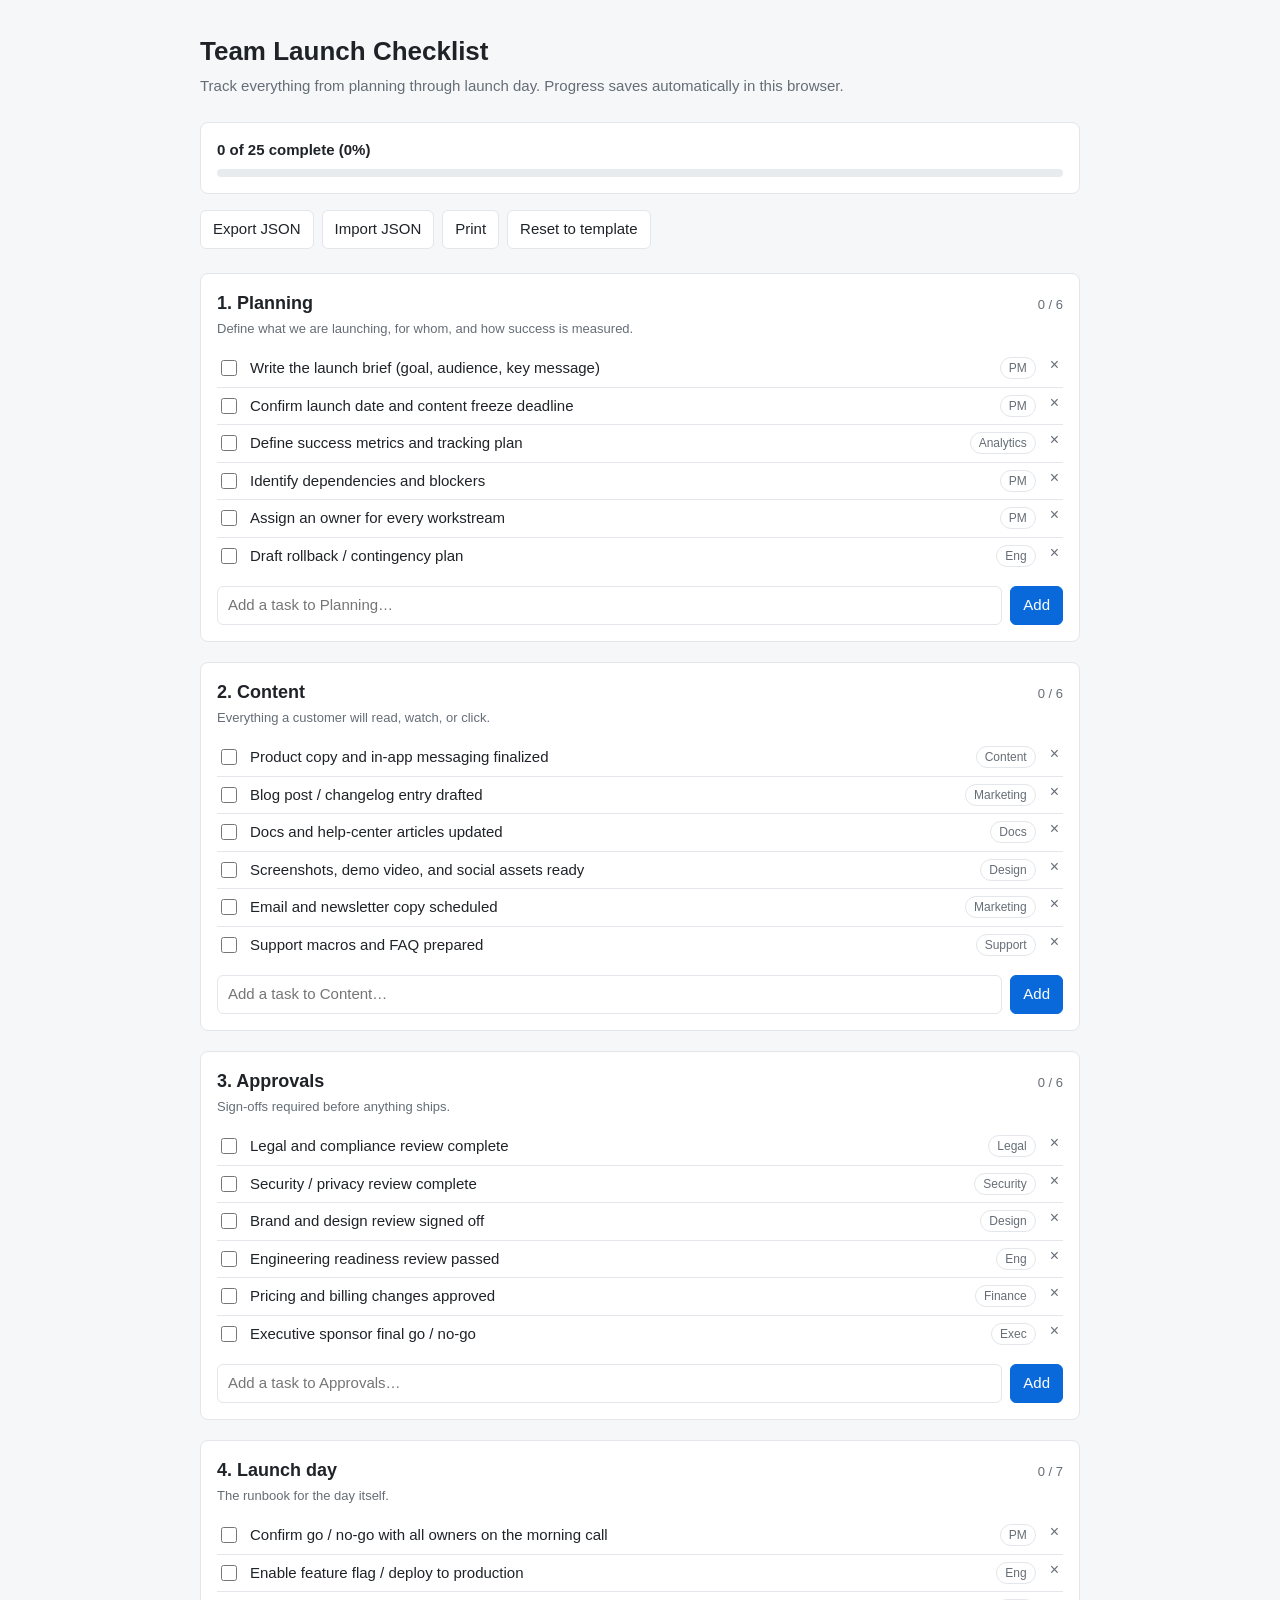
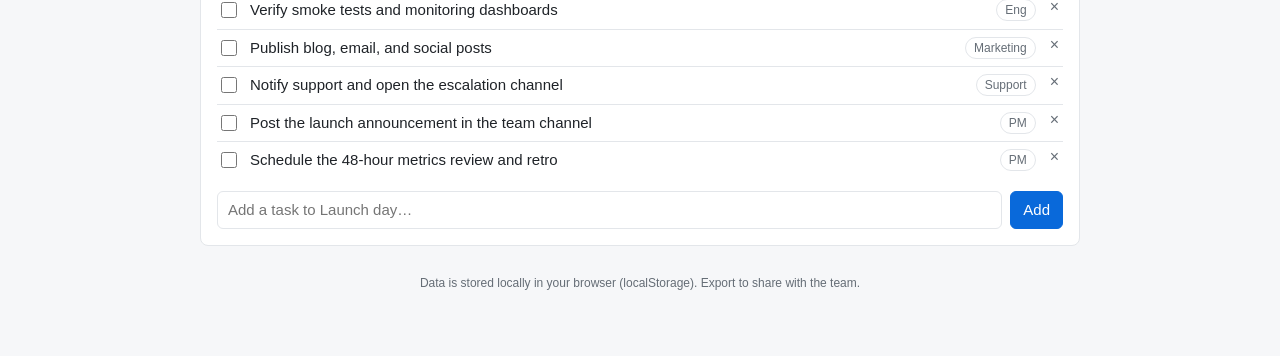
<file: launch-checklist/index.html>
<!DOCTYPE html>
<html lang="en">
<head>
<meta charset="utf-8" />
<meta name="viewport" content="width=device-width, initial-scale=1" />
<title>Team Launch Checklist</title>
<style>
  :root {
    --bg: #f6f7f9;
    --card: #ffffff;
    --line: #e3e6ea;
    --text: #1f2328;
    --muted: #656d76;
    --accent: #0969da;
    --done: #1a7f37;
  }
  * { box-sizing: border-box; }
  body {
    margin: 0;
    padding: 32px 16px 64px;
    background: var(--bg);
    color: var(--text);
    font: 15px/1.5 -apple-system, BlinkMacSystemFont, "Segoe UI", Roboto, Helvetica, Arial, sans-serif;
  }
  .wrap { max-width: 880px; margin: 0 auto; }
  header { margin-bottom: 24px; }
  h1 { margin: 0 0 4px; font-size: 26px; }
  .sub { color: var(--muted); margin: 0; }
  .toolbar { display: flex; flex-wrap: wrap; gap: 8px; margin: 16px 0 24px; }
  button {
    font: inherit; cursor: pointer; padding: 7px 12px;
    border: 1px solid var(--line); border-radius: 6px; background: var(--card); color: var(--text);
  }
  button:hover { background: #eef1f4; }
  button.primary { background: var(--accent); border-color: var(--accent); color: #fff; }
  button.primary:hover { filter: brightness(1.08); }
  .overall { background: var(--card); border: 1px solid var(--line); border-radius: 8px; padding: 16px; }
  .bar { height: 8px; background: #e8ebee; border-radius: 999px; overflow: hidden; margin-top: 8px; }
  .bar > span { display: block; height: 100%; background: var(--done); width: 0; transition: width .2s ease; }
  section {
    background: var(--card); border: 1px solid var(--line); border-radius: 8px;
    padding: 16px; margin-top: 20px;
  }
  .sec-head { display: flex; align-items: baseline; justify-content: space-between; gap: 12px; }
  .sec-head h2 { font-size: 18px; margin: 0; }
  .count { color: var(--muted); font-size: 13px; white-space: nowrap; }
  .hint { color: var(--muted); font-size: 13px; margin: 2px 0 12px; }
  ul { list-style: none; margin: 0; padding: 0; }
  li { display: flex; align-items: flex-start; gap: 10px; padding: 7px 0; border-top: 1px solid var(--line); }
  li:first-child { border-top: none; }
  li input[type=checkbox] { margin-top: 3px; width: 16px; height: 16px; accent-color: var(--done); flex: none; }
  li label { flex: 1; cursor: pointer; }
  li.done label { text-decoration: line-through; color: var(--muted); }
  .owner { color: var(--muted); font-size: 12px; border: 1px solid var(--line); border-radius: 999px; padding: 1px 8px; }
  .del { border: none; background: none; color: var(--muted); padding: 0 4px; font-size: 16px; line-height: 1; }
  .del:hover { color: #cf222e; background: none; }
  .add { display: flex; gap: 8px; margin-top: 12px; }
  .add input {
    flex: 1; font: inherit; padding: 7px 10px;
    border: 1px solid var(--line); border-radius: 6px; background: #fff; color: var(--text);
  }
  footer { color: var(--muted); font-size: 12px; margin-top: 28px; text-align: center; }
  @media print {
    .toolbar, .add, .del { display: none; }
    body { background: #fff; padding: 0; }
    section, .overall { border-color: #ccc; }
  }
</style>
</head>
<body>
<div class="wrap">
  <header>
    <h1>Team Launch Checklist</h1>
    <p class="sub">Track everything from planning through launch day. Progress saves automatically in this browser.</p>
  </header>

  <div class="overall">
    <strong id="overallLabel">0 of 0 complete</strong>
    <div class="bar"><span id="overallBar"></span></div>
  </div>

  <div class="toolbar">
    <button id="exportBtn">Export JSON</button>
    <button id="importBtn">Import JSON</button>
    <button id="printBtn">Print</button>
    <button id="resetBtn">Reset to template</button>
    <input type="file" id="importFile" accept="application/json" hidden />
  </div>

  <div id="sections"></div>

  <footer>Data is stored locally in your browser (localStorage). Export to share with the team.</footer>
</div>

<script>
const STORAGE_KEY = "team-launch-checklist:v1";

const TEMPLATE = [
  {
    id: "planning",
    title: "1. Planning",
    hint: "Define what we are launching, for whom, and how success is measured.",
    items: [
      { text: "Write the launch brief (goal, audience, key message)", owner: "PM" },
      { text: "Confirm launch date and content freeze deadline", owner: "PM" },
      { text: "Define success metrics and tracking plan", owner: "Analytics" },
      { text: "Identify dependencies and blockers", owner: "PM" },
      { text: "Assign an owner for every workstream", owner: "PM" },
      { text: "Draft rollback / contingency plan", owner: "Eng" }
    ]
  },
  {
    id: "content",
    title: "2. Content",
    hint: "Everything a customer will read, watch, or click.",
    items: [
      { text: "Product copy and in-app messaging finalized", owner: "Content" },
      { text: "Blog post / changelog entry drafted", owner: "Marketing" },
      { text: "Docs and help-center articles updated", owner: "Docs" },
      { text: "Screenshots, demo video, and social assets ready", owner: "Design" },
      { text: "Email and newsletter copy scheduled", owner: "Marketing" },
      { text: "Support macros and FAQ prepared", owner: "Support" }
    ]
  },
  {
    id: "approvals",
    title: "3. Approvals",
    hint: "Sign-offs required before anything ships.",
    items: [
      { text: "Legal and compliance review complete", owner: "Legal" },
      { text: "Security / privacy review complete", owner: "Security" },
      { text: "Brand and design review signed off", owner: "Design" },
      { text: "Engineering readiness review passed", owner: "Eng" },
      { text: "Pricing and billing changes approved", owner: "Finance" },
      { text: "Executive sponsor final go / no-go", owner: "Exec" }
    ]
  },
  {
    id: "launch-day",
    title: "4. Launch day",
    hint: "The runbook for the day itself.",
    items: [
      { text: "Confirm go / no-go with all owners on the morning call", owner: "PM" },
      { text: "Enable feature flag / deploy to production", owner: "Eng" },
      { text: "Verify smoke tests and monitoring dashboards", owner: "Eng" },
      { text: "Publish blog, email, and social posts", owner: "Marketing" },
      { text: "Notify support and open the escalation channel", owner: "Support" },
      { text: "Post the launch announcement in the team channel", owner: "PM" },
      { text: "Schedule the 48-hour metrics review and retro", owner: "PM" }
    ]
  }
];

function makeId() {
  return Math.random().toString(36).slice(2, 10);
}

function freshState() {
  return TEMPLATE.map(section => ({
    id: section.id,
    title: section.title,
    hint: section.hint,
    items: section.items.map(item => ({ id: makeId(), text: item.text, owner: item.owner, done: false }))
  }));
}

function load() {
  try {
    const raw = localStorage.getItem(STORAGE_KEY);
    if (!raw) return freshState();
    const parsed = JSON.parse(raw);
    if (Array.isArray(parsed) && parsed.length) return parsed;
  } catch (err) {
    console.warn("Could not read the saved checklist, starting from the template.", err);
  }
  return freshState();
}

function save() {
  try {
    localStorage.setItem(STORAGE_KEY, JSON.stringify(state));
  } catch (err) {
    console.warn("Could not save the checklist.", err);
  }
}

let state = load();

const sectionsEl = document.getElementById("sections");

function renderItem(section, item) {
  const li = document.createElement("li");
  if (item.done) li.className = "done";

  const box = document.createElement("input");
  box.type = "checkbox";
  box.checked = !!item.done;
  box.id = "chk-" + item.id;
  box.addEventListener("change", () => {
    item.done = box.checked;
    save();
    render();
  });

  const label = document.createElement("label");
  label.htmlFor = box.id;
  label.textContent = item.text;

  li.append(box, label);

  if (item.owner) {
    const owner = document.createElement("span");
    owner.className = "owner";
    owner.textContent = item.owner;
    li.appendChild(owner);
  }

  const del = document.createElement("button");
  del.className = "del";
  del.type = "button";
  del.title = "Remove task";
  del.textContent = "\u00d7";
  del.addEventListener("click", () => {
    section.items = section.items.filter(i => i.id !== item.id);
    save();
    render();
  });
  li.appendChild(del);

  return li;
}

function render() {
  sectionsEl.innerHTML = "";
  let total = 0;
  let done = 0;

  state.forEach(section => {
    const sectionDone = section.items.filter(i => i.done).length;
    total += section.items.length;
    done += sectionDone;

    const el = document.createElement("section");

    const head = document.createElement("div");
    head.className = "sec-head";
    const h2 = document.createElement("h2");
    h2.textContent = section.title;
    const count = document.createElement("span");
    count.className = "count";
    count.textContent = sectionDone + " / " + section.items.length;
    head.append(h2, count);

    const hint = document.createElement("p");
    hint.className = "hint";
    hint.textContent = section.hint;

    const list = document.createElement("ul");
    section.items.forEach(item => list.appendChild(renderItem(section, item)));

    const add = document.createElement("form");
    add.className = "add";
    const input = document.createElement("input");
    input.type = "text";
    input.placeholder = "Add a task to " + section.title.replace(/^\d+\.\s*/, "") + "\u2026";
    const addBtn = document.createElement("button");
    addBtn.type = "submit";
    addBtn.className = "primary";
    addBtn.textContent = "Add";
    add.append(input, addBtn);
    add.addEventListener("submit", event => {
      event.preventDefault();
      const text = input.value.trim();
      if (!text) return;
      section.items.push({ id: makeId(), text: text, owner: "", done: false });
      save();
      render();
    });

    el.append(head, hint, list, add);
    sectionsEl.appendChild(el);
  });

  const pct = total ? Math.round((done / total) * 100) : 0;
  document.getElementById("overallLabel").textContent =
    done + " of " + total + " complete (" + pct + "%)";
  document.getElementById("overallBar").style.width = pct + "%";
}

document.getElementById("exportBtn").addEventListener("click", () => {
  const blob = new Blob([JSON.stringify(state, null, 2)], { type: "application/json" });
  const url = URL.createObjectURL(blob);
  const a = document.createElement("a");
  a.href = url;
  a.download = "launch-checklist.json";
  a.click();
  URL.revokeObjectURL(url);
});

const importFile = document.getElementById("importFile");
document.getElementById("importBtn").addEventListener("click", () => importFile.click());
importFile.addEventListener("change", () => {
  const file = importFile.files[0];
  if (!file) return;
  const reader = new FileReader();
  reader.onload = () => {
    try {
      const parsed = JSON.parse(reader.result);
      if (!Array.isArray(parsed) || !parsed.length) throw new Error("unexpected file format");
      state = parsed;
      save();
      render();
    } catch (err) {
      alert("That file could not be imported: " + err.message);
    }
    importFile.value = "";
  };
  reader.readAsText(file);
});

document.getElementById("printBtn").addEventListener("click", () => window.print());

document.getElementById("resetBtn").addEventListener("click", () => {
  if (!confirm("Reset the checklist back to the default template? All progress will be lost.")) return;
  state = freshState();
  save();
  render();
});

render();
</script>
</body>
</html>
</file>
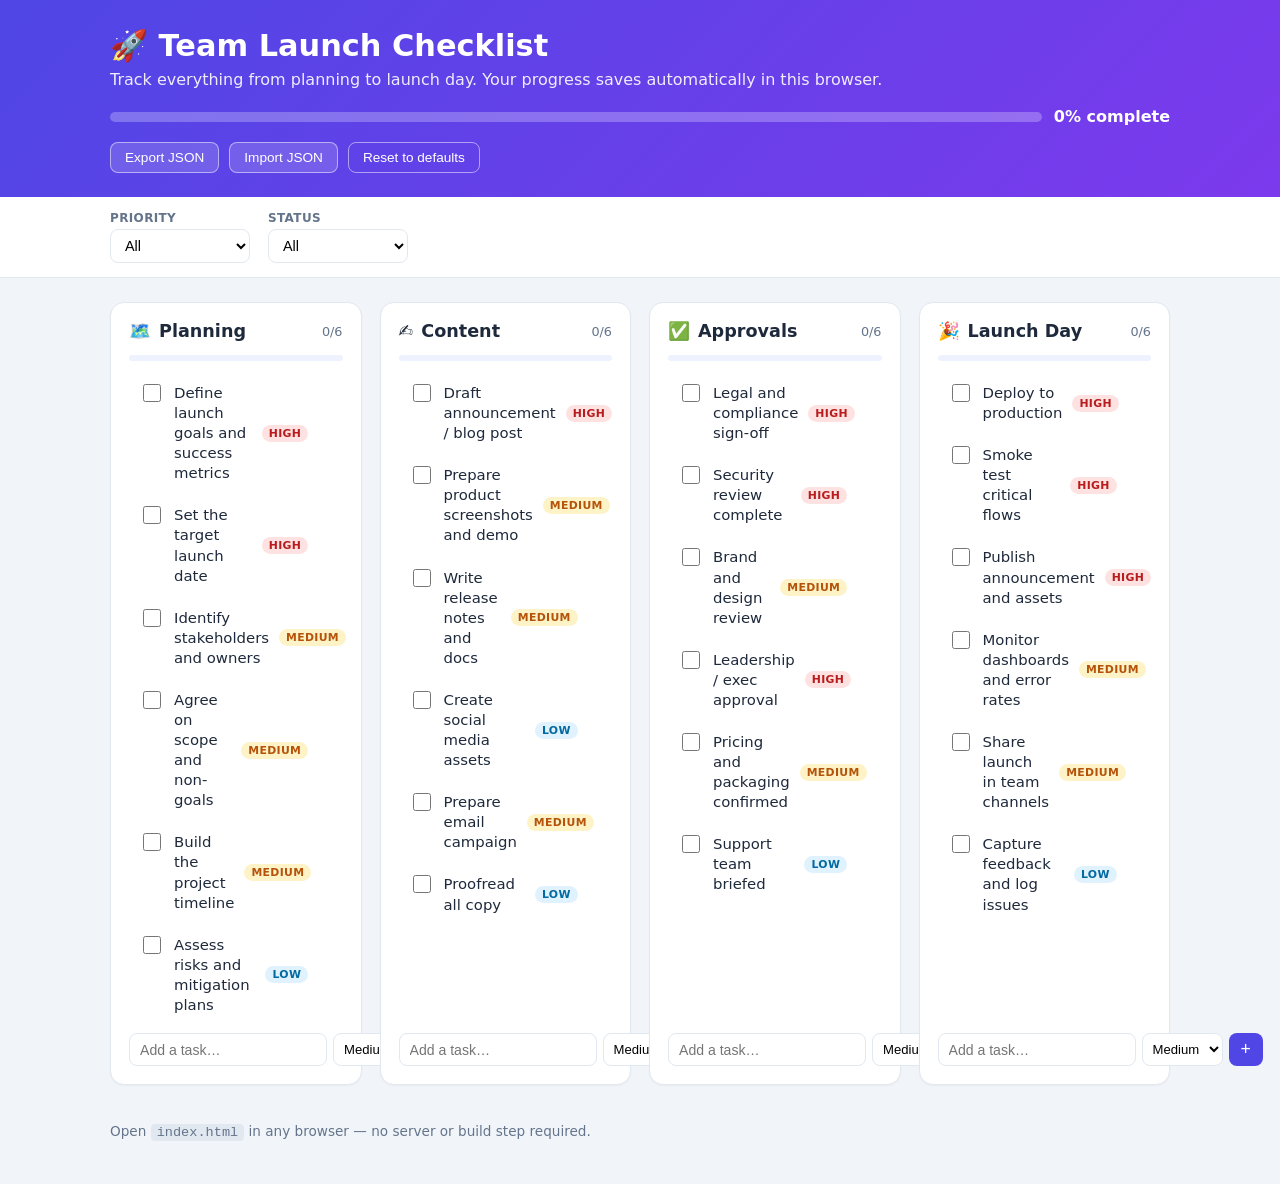
<file: team-launch-app/index.html>
<!DOCTYPE html>
<html lang="en">
<head>
  <meta charset="UTF-8" />
  <meta name="viewport" content="width=device-width, initial-scale=1.0" />
  <title>Team Launch Checklist</title>
  <link rel="stylesheet" href="styles.css" />
</head>
<body>
  <header class="app-header">
    <div class="wrap">
      <h1>🚀 Team Launch Checklist</h1>
      <p class="subtitle">Track everything from planning to launch day. Your progress saves automatically in this browser.</p>
      <div class="overall">
        <div class="overall-bar"><div id="overallFill" class="overall-fill"></div></div>
        <span id="overallLabel" class="overall-label">0% complete</span>
      </div>
      <div class="toolbar">
        <button id="exportBtn" class="btn" type="button">Export JSON</button>
        <button id="importBtn" class="btn" type="button">Import JSON</button>
        <button id="resetBtn" class="btn btn-ghost" type="button">Reset to defaults</button>
        <input id="importFile" type="file" accept="application/json" hidden />
      </div>
    </div>
  </header>

  <div class="filters-bar">
    <div class="wrap filters">
      <div class="filter">
        <label for="priorityFilter">Priority</label>
        <select id="priorityFilter">
          <option value="all">All</option>
          <option value="High">High</option>
          <option value="Medium">Medium</option>
          <option value="Low">Low</option>
        </select>
      </div>
      <div class="filter">
        <label for="statusFilter">Status</label>
        <select id="statusFilter">
          <option value="all">All</option>
          <option value="todo">To do</option>
          <option value="done">Done</option>
        </select>
      </div>
      <p id="filterSummary" class="filter-summary" aria-live="polite"></p>
    </div>
  </div>

  <main id="board" class="board wrap"></main>

  <footer class="app-footer wrap">
    <p>Open <code>index.html</code> in any browser — no server or build step required.</p>
  </footer>

  <script src="app.js"></script>
</body>
</html>
</file>
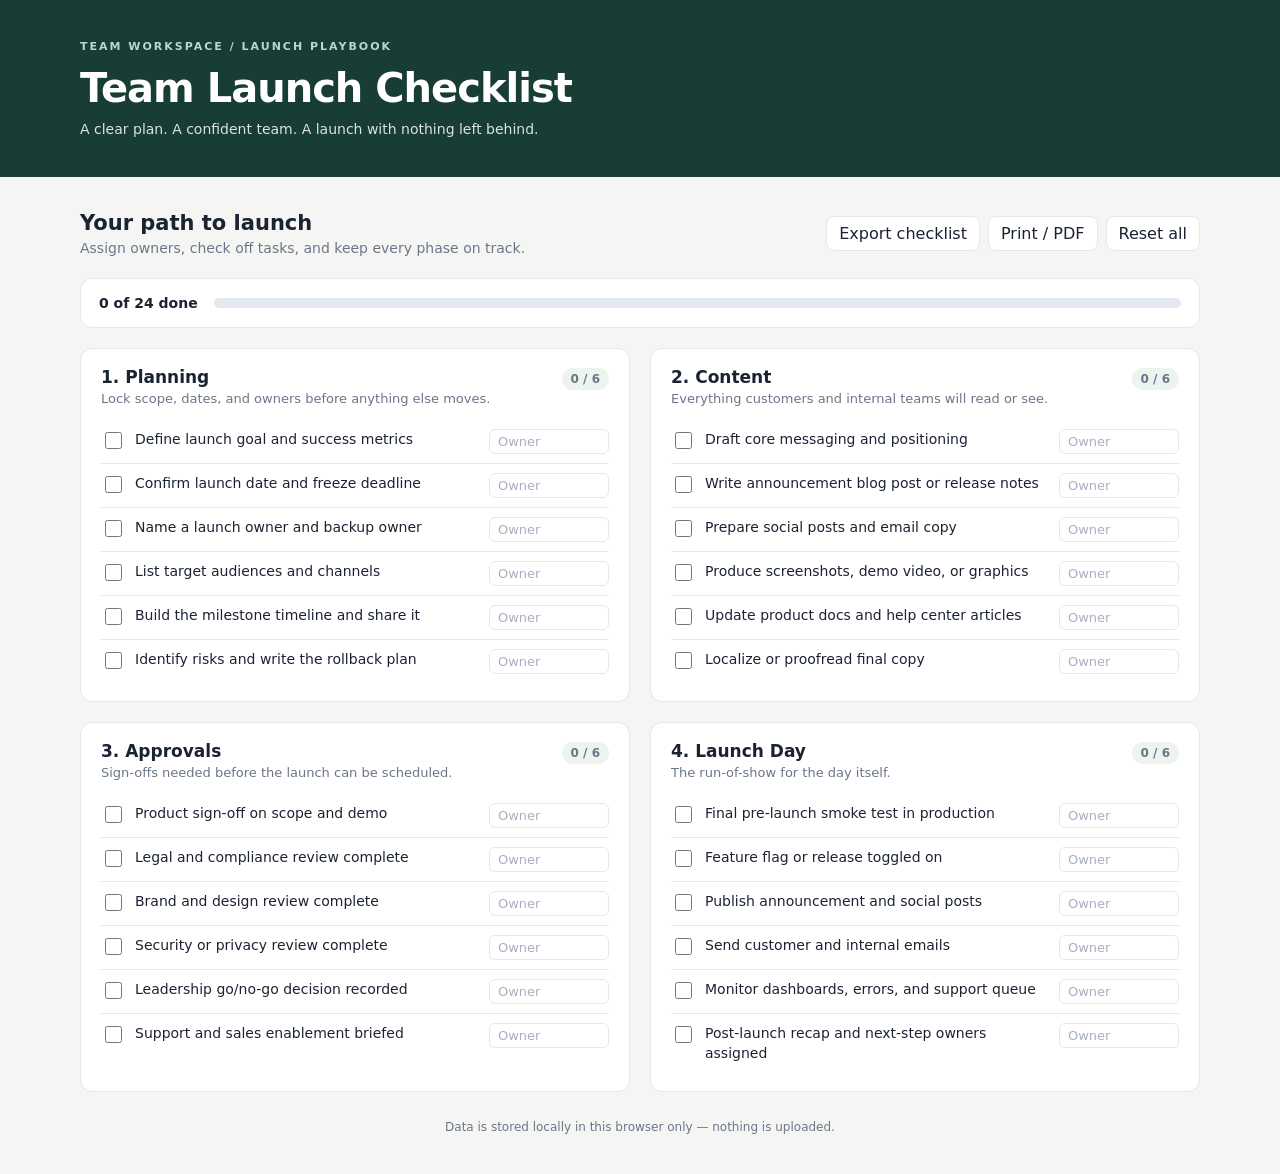
<file: team-launch-checklist/index.html>
<!DOCTYPE html>
<html lang="en">
<head>
<meta charset="utf-8" />
<meta name="viewport" content="width=device-width, initial-scale=1" />
<title>Team Launch Checklist</title>
<style>
  :root {
    --bg: #f5f6f3;
    --card: #ffffff;
    --ink: #1b2333;
    --muted: #6b7689;
    --line: #e3e8f0;
    --accent: #176b58;
    --done: #176b58;
  }
  * { box-sizing: border-box; }
  body {
    margin: 0;
    font-family: "Segoe UI", system-ui, -apple-system, sans-serif;
    background: var(--bg);
    color: var(--ink);
  }
  header {
    background: #173d34;
    color: #fff;
    padding: 40px max(24px, calc((100vw - 1120px) / 2));
  }
  header h1 { margin: 12px 0 10px; font-size: clamp(28px, 4vw, 40px); letter-spacing: -1px; }
  header p { margin: 0; opacity: .85; font-size: 14px; }
  .wrap { max-width: 1168px; margin: 0 auto; padding: 24px; }
  .eyebrow { font-size: 11px; font-weight: 700; letter-spacing: 2px; color: #b8d9c9; }
  .intro { display: flex; justify-content: space-between; align-items: center; gap: 16px; margin: 10px 0 22px; }
  .intro h2 { margin: 0 0 5px; font-size: 21px; }
  .intro p { margin: 0; font-size: 14px; color: var(--muted); }
  .actions { display: flex; gap: 8px; flex-wrap: wrap; }
  #sections { display: grid; grid-template-columns: repeat(2, minmax(0, 1fr)); gap: 20px; }
  #notice { color: #b42318; font-size: 14px; }
  :focus-visible { outline: 3px solid #79bbaa; outline-offset: 3px; }
  .bar {
    background: var(--card);
    border: 1px solid var(--line);
    border-radius: 12px;
    padding: 16px 18px;
    display: flex;
    align-items: center;
    gap: 16px;
    margin-bottom: 20px;
  }
  .track { flex: 1; height: 10px; background: var(--line); border-radius: 99px; overflow: hidden; }
  .fill { height: 100%; width: 0; background: var(--done); transition: width .25s ease; }
  .bar strong { font-size: 14px; white-space: nowrap; }
  button {
    font: inherit;
    cursor: pointer;
    border-radius: 8px;
    border: 1px solid var(--line);
    background: #fff;
    padding: 7px 12px;
    color: var(--ink);
  }
  button:hover { border-color: var(--accent); color: var(--accent); }
  section {
    background: var(--card);
    border: 1px solid var(--line);
    border-radius: 12px;
    padding: 18px 20px;
    margin-bottom: 0;
  }
  section h2 { margin: 0 0 4px; font-size: 17px; }
  section .hint { margin: 0 0 14px; color: var(--muted); font-size: 13px; }
  ul { list-style: none; margin: 0; padding: 0; }
  li {
    display: flex;
    align-items: flex-start;
    gap: 10px;
    padding: 9px 0;
    border-top: 1px solid var(--line);
  }
  li:first-child { border-top: none; }
  li input[type="checkbox"] { margin-top: 3px; width: 17px; height: 17px; accent-color: var(--done); cursor: pointer; }
  li label { flex: 1; cursor: pointer; font-size: 14px; line-height: 1.45; }
  li.done label { text-decoration: line-through; color: var(--muted); }
  .owner {
    border: 1px solid var(--line);
    border-radius: 6px;
    padding: 4px 8px;
    font: inherit;
    font-size: 13px;
    width: 120px;
    color: var(--ink);
  }
  .owner::placeholder { color: #a7b0c0; }
  .count { font-size: 12px; color: var(--muted); font-weight: 600; }
  .count { background: #edf3ef; padding: 4px 9px; border-radius: 20px; }
  .head { display: flex; justify-content: space-between; align-items: baseline; }
  footer { text-align: center; color: var(--muted); font-size: 12px; padding: 28px 0 16px; }
  @media (max-width: 760px) {
    #sections { grid-template-columns: 1fr; }
    .intro { align-items: flex-start; flex-direction: column; }
    .wrap { padding: 16px; }
    .owner { width: 90px; }
  }
  @media print {
    header { background: none; color: var(--ink); padding: 0; }
    .actions, footer { display: none; }
    section { break-inside: avoid; }
    body { background: white; }
  }
</style>
</head>
<body>
<header>
  <div class="eyebrow">TEAM WORKSPACE / LAUNCH PLAYBOOK</div>
  <h1>Team Launch Checklist</h1>
  <p>A clear plan. A confident team. A launch with nothing left behind.</p>
</header>

<div class="wrap">
  <div class="intro">
    <div>
      <h2>Your path to launch</h2>
      <p>Assign owners, check off tasks, and keep every phase on track.</p>
    </div>
    <div class="actions">
      <button id="export" type="button">Export checklist</button>
      <button id="print" type="button">Print / PDF</button>
      <button id="reset" type="button">Reset all</button>
    </div>
  </div>
  <p id="notice" role="alert" hidden></p>
  <div class="bar">
    <strong id="summary" aria-live="polite">0 of 24 done</strong>
    <div class="track" role="progressbar" aria-label="Launch readiness" aria-valuemin="0" aria-valuemax="24" aria-valuenow="0"><div class="fill" id="fill"></div></div>
  </div>

  <div id="sections"></div>

  <footer>Data is stored locally in this browser only — nothing is uploaded.</footer>
</div>

<script>
const SECTIONS = [
  {
    id: "planning",
    title: "1. Planning",
    hint: "Lock scope, dates, and owners before anything else moves.",
    items: [
      "Define launch goal and success metrics",
      "Confirm launch date and freeze deadline",
      "Name a launch owner and backup owner",
      "List target audiences and channels",
      "Build the milestone timeline and share it",
      "Identify risks and write the rollback plan"
    ]
  },
  {
    id: "content",
    title: "2. Content",
    hint: "Everything customers and internal teams will read or see.",
    items: [
      "Draft core messaging and positioning",
      "Write announcement blog post or release notes",
      "Prepare social posts and email copy",
      "Produce screenshots, demo video, or graphics",
      "Update product docs and help center articles",
      "Localize or proofread final copy"
    ]
  },
  {
    id: "approvals",
    title: "3. Approvals",
    hint: "Sign-offs needed before the launch can be scheduled.",
    items: [
      "Product sign-off on scope and demo",
      "Legal and compliance review complete",
      "Brand and design review complete",
      "Security or privacy review complete",
      "Leadership go/no-go decision recorded",
      "Support and sales enablement briefed"
    ]
  },
  {
    id: "launch-day",
    title: "4. Launch Day",
    hint: "The run-of-show for the day itself.",
    items: [
      "Final pre-launch smoke test in production",
      "Feature flag or release toggled on",
      "Publish announcement and social posts",
      "Send customer and internal emails",
      "Monitor dashboards, errors, and support queue",
      "Post-launch recap and next-step owners assigned"
    ]
  }
];

const KEY = "team-launch-checklist-v1";
const state = load();

function reportError(message, error) {
  console.error(message, error);
  const notice = document.getElementById("notice");
  notice.textContent = message;
  notice.hidden = false;
}

function validState(value) {
  return value !== null && typeof value === "object" && !Array.isArray(value) &&
    Object.values(value).every(entry => entry !== null && typeof entry === "object" &&
      typeof entry.done === "boolean" && typeof entry.owner === "string");
}

function load() {
  try {
    const stored = localStorage.getItem(KEY);
    if (stored === null) return {};
    const value = JSON.parse(stored);
    if (!validState(value)) throw new Error("Invalid saved checklist");
    return value;
  } catch (error) {
    reportError("Saved progress could not be loaded. You can still use and export this checklist.", error);
    return {};
  }
}

function save() {
  try {
    localStorage.setItem(KEY, JSON.stringify(state));
    document.getElementById("notice").hidden = true;
  } catch (error) {
    reportError("Progress could not be saved in this browser. Export your checklist before closing.", error);
  }
}

function render() {
  const host = document.getElementById("sections");
  host.innerHTML = "";

  SECTIONS.forEach(section => {
    const el = document.createElement("section");
    const list = document.createElement("ul");

    section.items.forEach((text, i) => {
      const key = section.id + ":" + i;
      const entry = state[key] || { done: false, owner: "" };
      const li = document.createElement("li");
      if (entry.done) li.className = "done";

      const box = document.createElement("input");
      box.type = "checkbox";
      box.checked = entry.done;
      box.id = key;
      box.addEventListener("change", () => {
        state[key] = { done: box.checked, owner: owner.value };
        save();
        li.classList.toggle("done", box.checked);
        updateProgress();
      });

      const label = document.createElement("label");
      label.textContent = text;
      label.htmlFor = key;

      const owner = document.createElement("input");
      owner.type = "text";
      owner.className = "owner";
      owner.placeholder = "Owner";
      owner.setAttribute("aria-label", "Owner for " + text);
      owner.value = entry.owner;
      owner.addEventListener("input", () => {
        state[key] = { ...state[key], done: box.checked, owner: owner.value };
        save();
      });

      li.append(box, label, owner);
      list.append(li);
    });

    const done = section.items.filter((_, i) => (state[section.id + ":" + i] || {}).done).length;

    const head = document.createElement("div");
    head.className = "head";
    const h2 = document.createElement("h2");
    h2.textContent = section.title;
    const count = document.createElement("span");
    count.className = "count";
    count.textContent = done + " / " + section.items.length;
    head.append(h2, count);

    const hint = document.createElement("p");
    hint.className = "hint";
    hint.textContent = section.hint;

    el.append(head, hint, list);
    host.append(el);
  });

  updateProgress();
}

function updateProgress() {
  let total = 0;
  let done = 0;
  SECTIONS.forEach((section, index) => {
    const completed = section.items.filter((_, i) => state[section.id + ":" + i]?.done).length;
    total += section.items.length;
    done += completed;
    document.querySelectorAll(".count")[index].textContent = completed + " / " + section.items.length;
  });
  document.getElementById("summary").textContent = done + " of " + total + " done";
  document.getElementById("fill").style.width = total ? (done / total * 100) + "%" : "0%";
  document.querySelector(".track").setAttribute("aria-valuemax", total);
  document.querySelector(".track").setAttribute("aria-valuenow", done);
}

document.getElementById("export").addEventListener("click", () => {
  const checklist = SECTIONS.map(section => ({
    section: section.title,
    tasks: section.items.map((task, i) => ({
      task,
      done: state[section.id + ":" + i]?.done || false,
      owner: state[section.id + ":" + i]?.owner || ""
    }))
  }));
  const url = URL.createObjectURL(new Blob([JSON.stringify(checklist, null, 2)], { type: "application/json" }));
  const link = document.createElement("a");
  link.href = url;
  link.download = "team-launch-checklist.json";
  document.body.append(link);
  link.click();
  link.remove();
  setTimeout(() => URL.revokeObjectURL(url), 1000);
});

document.getElementById("print").addEventListener("click", () => window.print());

document.getElementById("reset").addEventListener("click", () => {
  if (!confirm("Clear all checkmarks and owners?")) return;
  Object.keys(state).forEach(k => delete state[k]);
  save();
  render();
});

render();
</script>
</body>
</html>
</file>
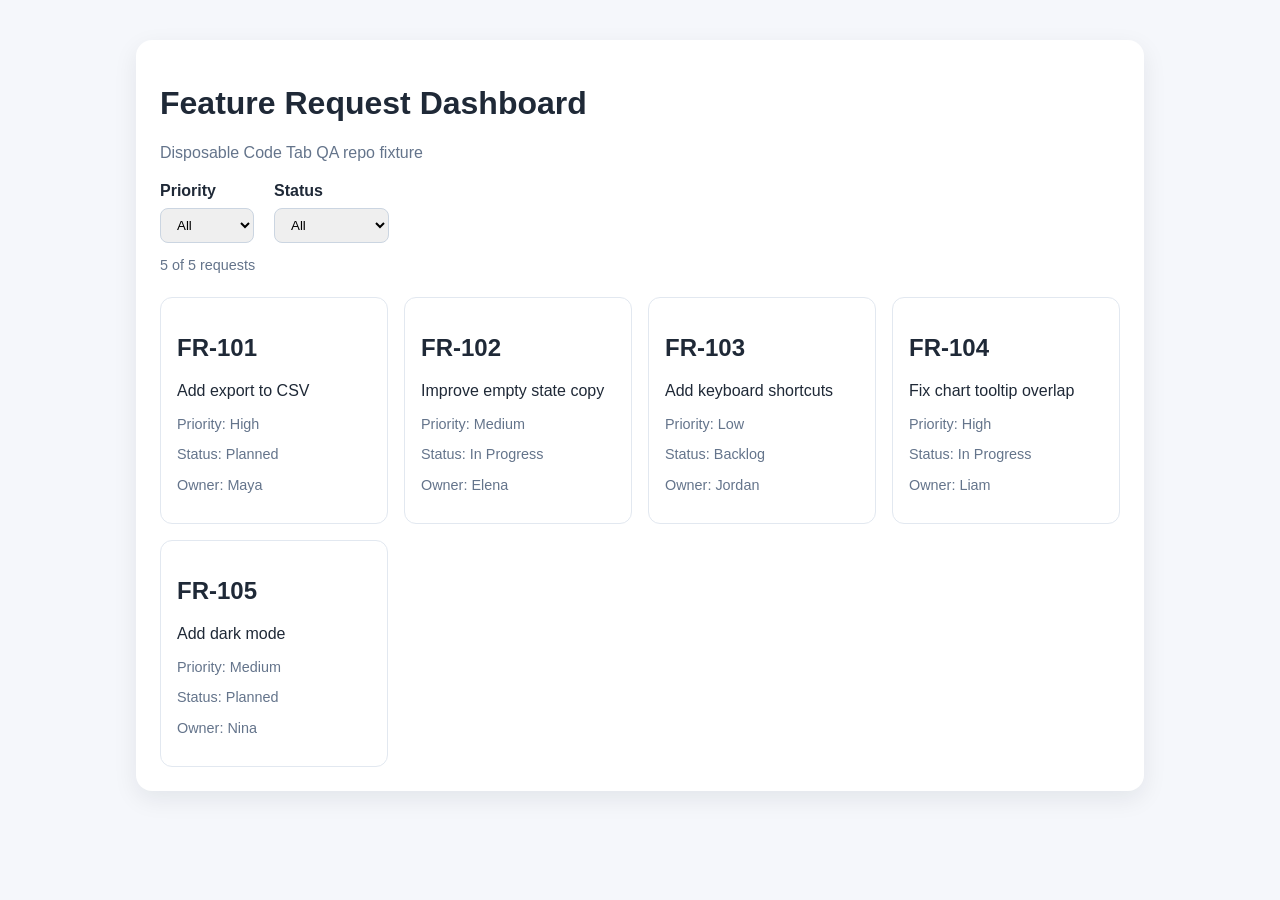
<file: human-qa-smoke-pack/fixtures/sample-github-repo/src/index.html>
<!doctype html>
<html lang="en">
<head>
  <meta charset="utf-8">
  <meta name="viewport" content="width=device-width, initial-scale=1">
  <title>Feature Request Dashboard</title>
  <link rel="stylesheet" href="styles.css">
</head>
<body>
  <main class="shell">
    <h1>Feature Request Dashboard</h1>
    <p class="subtitle">Disposable Code Tab QA repo fixture</p>

    <div class="filters">
      <div class="filter">
        <label for="priorityFilter">Priority</label>
        <select id="priorityFilter">
          <option value="all">All</option>
        </select>
      </div>

      <div class="filter">
        <label for="statusFilter">Status</label>
        <select id="statusFilter">
          <option value="all">All</option>
        </select>
      </div>
    </div>

    <p id="resultCount" class="meta" aria-live="polite"></p>

    <section id="cards" class="cards" aria-live="polite"></section>
  </main>
  <script src="app.js"></script>
</body>
</html>
</file>
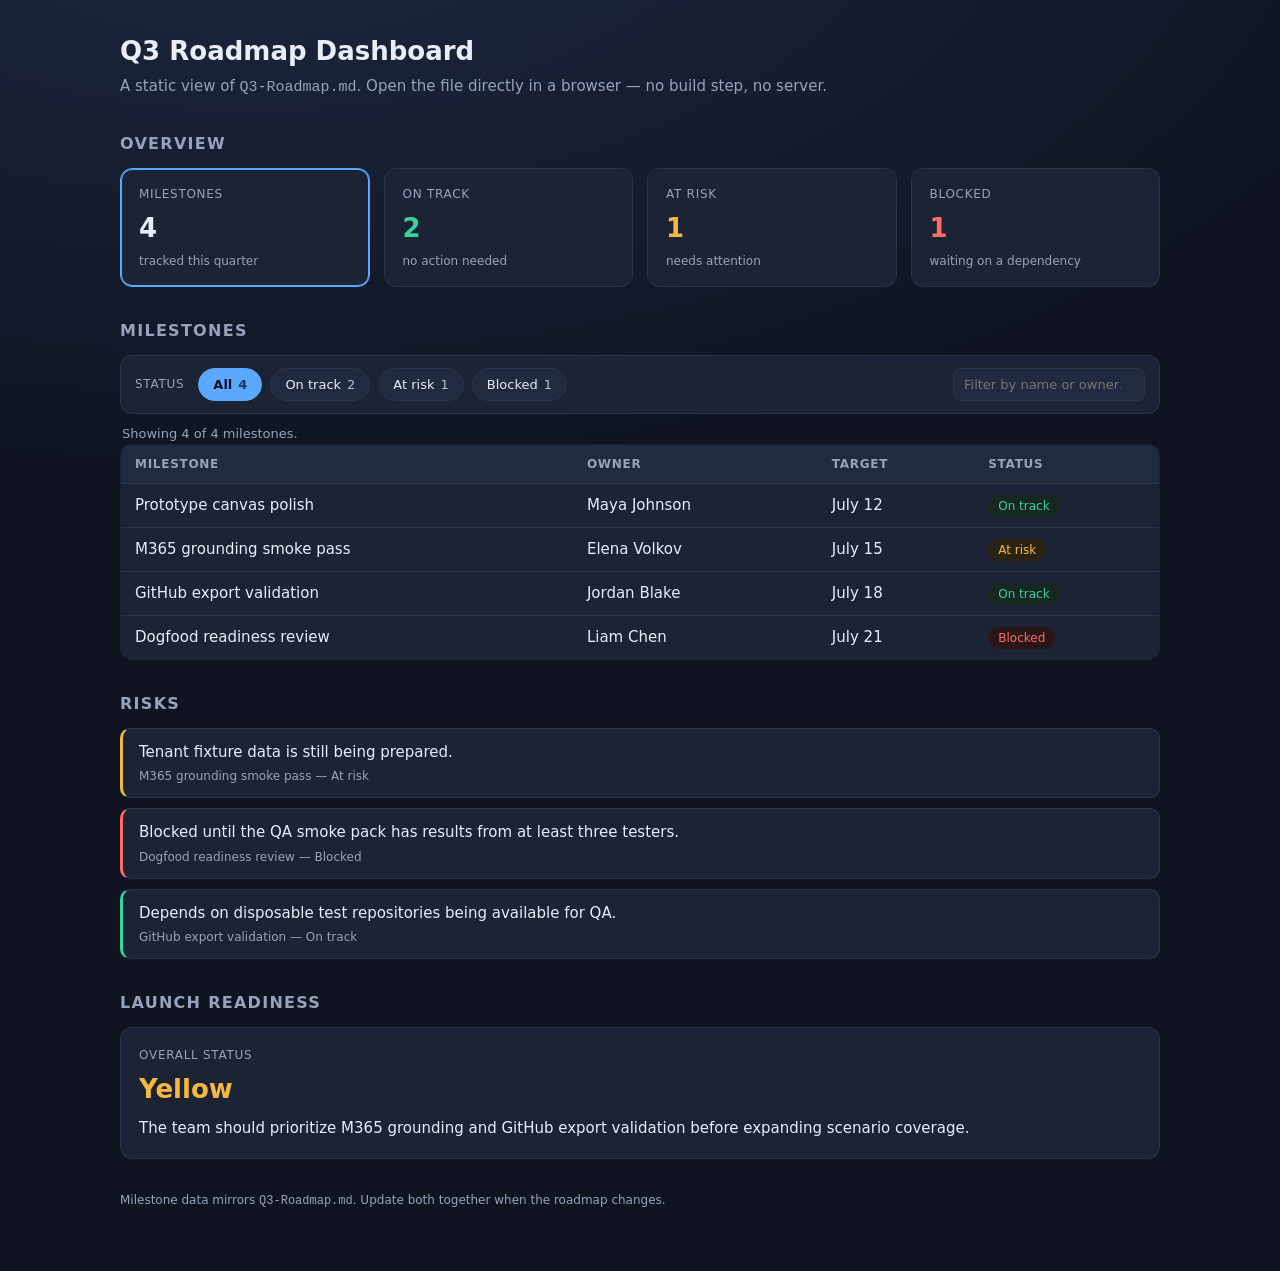
<file: roadmap-dashboard.html>
<!DOCTYPE html>
<html lang="en">
<head>
<meta charset="utf-8" />
<meta name="viewport" content="width=device-width, initial-scale=1" />
<title>Q3 Roadmap Dashboard</title>
<style>
  :root {
    --bg: #0f1420;
    --card: #1b2334;
    --line: #2b3549;
    --text: #e8edf7;
    --muted: #97a3ba;
    --accent: #5aa9ff;
    --good: #37d399;
    --warn: #f5b942;
    --bad: #ff6b6b;
  }
  * { box-sizing: border-box; }
  body {
    margin: 0;
    padding: 32px 24px 64px;
    background: radial-gradient(1200px 600px at 20% -10%, #1d2942, var(--bg));
    color: var(--text);
    font: 15px/1.5 "Segoe UI", system-ui, -apple-system, sans-serif;
  }
  .wrap { max-width: 1040px; margin: 0 auto; }
  h1 { font-size: 26px; margin: 0 0 4px; }
  h2 { font-size: 16px; margin: 32px 0 12px; color: var(--muted); text-transform: uppercase; letter-spacing: .08em; }
  .sub { color: var(--muted); margin: 0 0 24px; }
  .cards { display: grid; grid-template-columns: repeat(auto-fit, minmax(190px, 1fr)); gap: 14px; }
  .card {
    background: var(--card);
    border: 1px solid var(--line);
    border-radius: 12px;
    padding: 16px 18px;
    text-align: left;
    color: inherit;
    font: inherit;
    cursor: pointer;
  }
  .card .label { color: var(--muted); font-size: 12px; text-transform: uppercase; letter-spacing: .06em; }
  .card .value { font-size: 26px; font-weight: 600; margin-top: 6px; }
  .card .note { color: var(--muted); font-size: 12px; margin-top: 4px; }
  .card[aria-pressed="true"] { border-color: var(--accent); box-shadow: 0 0 0 1px var(--accent) inset; }
  .card:focus-visible { outline: 2px solid var(--accent); outline-offset: 2px; }
  .good { color: var(--good); } .warn { color: var(--warn); } .bad { color: var(--bad); }

  .filters {
    display: flex;
    flex-wrap: wrap;
    gap: 10px;
    align-items: center;
    background: var(--card);
    border: 1px solid var(--line);
    border-radius: 12px;
    padding: 12px 14px;
  }
  .filters .legend { color: var(--muted); font-size: 12px; text-transform: uppercase; letter-spacing: .06em; margin-right: 4px; }
  .chip {
    border: 1px solid var(--line);
    background: #212b3f;
    color: var(--text);
    border-radius: 999px;
    padding: 6px 14px;
    font: inherit;
    font-size: 13px;
    cursor: pointer;
  }
  .chip:hover { border-color: var(--accent); }
  .chip:focus-visible { outline: 2px solid var(--accent); outline-offset: 2px; }
  .chip[aria-pressed="true"] { background: var(--accent); border-color: var(--accent); color: #08111f; font-weight: 600; }
  .chip .count { opacity: .75; margin-left: 6px; }
  .filters .spacer { flex: 1; }
  .filters input[type="search"] {
    background: #212b3f;
    border: 1px solid var(--line);
    border-radius: 8px;
    color: var(--text);
    font: inherit;
    font-size: 13px;
    padding: 6px 10px;
    min-width: 190px;
  }
  .filters input[type="search"]:focus-visible { outline: 2px solid var(--accent); outline-offset: 1px; }

  table { width: 100%; border-collapse: collapse; background: var(--card); border: 1px solid var(--line); border-radius: 12px; overflow: hidden; }
  th, td { padding: 10px 14px; text-align: left; border-bottom: 1px solid var(--line); }
  th { background: #212b3f; color: var(--muted); font-size: 12px; text-transform: uppercase; letter-spacing: .06em; }
  tbody tr:last-child td { border-bottom: none; }
  .pill { display: inline-block; padding: 2px 10px; border-radius: 999px; background: #263048; color: var(--muted); font-size: 12px; white-space: nowrap; }
  .pill.on-track { background: #16281f; color: var(--good); }
  .pill.at-risk  { background: #2a2313; color: var(--warn); }
  .pill.blocked  { background: #2a1616; color: var(--bad); }
  .empty { color: var(--muted); text-align: center; padding: 22px 14px; }
  .status-line { color: var(--muted); font-size: 13px; margin: 10px 2px 0; }

  ul.risks { list-style: none; margin: 0; padding: 0; display: grid; gap: 10px; }
  ul.risks li { background: var(--card); border: 1px solid var(--line); border-left-width: 3px; border-radius: 10px; padding: 12px 16px; }
  ul.risks li.at-risk { border-left-color: var(--warn); }
  ul.risks li.blocked { border-left-color: var(--bad); }
  ul.risks li.on-track { border-left-color: var(--good); }
  ul.risks .who { display: block; color: var(--muted); font-size: 12px; margin-top: 4px; }

  .readiness { background: var(--card); border: 1px solid var(--line); border-radius: 12px; padding: 18px; }
  footer { color: var(--muted); font-size: 12px; margin-top: 32px; }
</style>
</head>
<body>
<div class="wrap">
  <h1>Q3 Roadmap Dashboard</h1>
  <p class="sub">A static view of <code>Q3-Roadmap.md</code>. Open the file directly in a browser — no build step, no server.</p>

  <h2>Overview</h2>
  <div class="cards" id="summary"></div>

  <h2>Milestones</h2>
  <div class="filters" role="group" aria-label="Filter milestones by status">
    <span class="legend">Status</span>
    <div id="statusChips" style="display:flex;flex-wrap:wrap;gap:8px"></div>
    <span class="spacer"></span>
    <input type="search" id="search" placeholder="Filter by name or owner…" aria-label="Filter milestones by name or owner" />
  </div>
  <p class="status-line" id="resultCount" role="status" aria-live="polite"></p>
  <table id="milestones">
    <thead>
      <tr>
        <th>Milestone</th>
        <th>Owner</th>
        <th>Target</th>
        <th>Status</th>
      </tr>
    </thead>
    <tbody></tbody>
  </table>

  <h2>Risks</h2>
  <ul class="risks" id="risks"></ul>

  <h2>Launch readiness</h2>
  <div class="readiness" id="readiness"></div>

  <footer>Milestone data mirrors <code>Q3-Roadmap.md</code>. Update both together when the roadmap changes.</footer>
</div>

<script>
const MILESTONES = [
  { name: "Prototype canvas polish",     owner: "Maya Johnson",  target: "July 12", status: "On track" },
  { name: "M365 grounding smoke pass",   owner: "Elena Volkov",  target: "July 15", status: "At risk" },
  { name: "GitHub export validation",    owner: "Jordan Blake",  target: "July 18", status: "On track" },
  { name: "Dogfood readiness review",    owner: "Liam Chen",     target: "July 21", status: "Blocked" }
];

const RISKS = [
  { milestone: "M365 grounding smoke pass", text: "Tenant fixture data is still being prepared." },
  { milestone: "Dogfood readiness review",  text: "Blocked until the QA smoke pack has results from at least three testers." },
  { milestone: "GitHub export validation",  text: "Depends on disposable test repositories being available for QA." }
];

const READINESS = {
  overall: "Yellow",
  note: "The team should prioritize M365 grounding and GitHub export validation before expanding scenario coverage."
};

const STATUSES = ["On track", "At risk", "Blocked"];
const ALL = "all";

const slug = s => s.toLowerCase().replace(/[^a-z0-9]+/g, "-");
const statusClass = s => slug(s);
const escapeHtml = s => String(s).replace(/[&<>"']/g, c =>
  ({ "&": "&amp;", "<": "&lt;", ">": "&gt;", '"': "&quot;", "'": "&#39;" }[c]));

const state = { status: ALL, query: "" };

function countByStatus(status) {
  return MILESTONES.filter(m => m.status === status).length;
}

function statusOf(milestoneName) {
  return MILESTONES.find(m => m.name === milestoneName)?.status || "";
}

function visibleMilestones() {
  const q = state.query.trim().toLowerCase();
  return MILESTONES.filter(m => {
    const statusOk = state.status === ALL || m.status === state.status;
    const queryOk = !q || m.name.toLowerCase().includes(q) || m.owner.toLowerCase().includes(q);
    return statusOk && queryOk;
  });
}

function renderSummary() {
  const cards = [
    { status: ALL,         label: "Milestones", value: MILESTONES.length,       note: "tracked this quarter", cls: "" },
    { status: "On track",  label: "On track",   value: countByStatus("On track"), note: "no action needed",   cls: "good" },
    { status: "At risk",   label: "At risk",    value: countByStatus("At risk"),  note: "needs attention",    cls: "warn" },
    { status: "Blocked",   label: "Blocked",    value: countByStatus("Blocked"),  note: "waiting on a dependency", cls: "bad" }
  ];
  document.getElementById("summary").innerHTML = cards.map(c => `
    <button type="button" class="card" data-status="${escapeHtml(c.status)}"
            aria-pressed="${state.status === c.status}"
            title="Show ${c.status === ALL ? "all milestones" : c.label.toLowerCase() + " milestones"}">
      <div class="label">${escapeHtml(c.label)}</div>
      <div class="value ${c.cls}">${c.value}</div>
      <div class="note">${escapeHtml(c.note)}</div>
    </button>`).join("");
}

function renderChips() {
  const chips = [{ value: ALL, label: "All", count: MILESTONES.length }]
    .concat(STATUSES.map(s => ({ value: s, label: s, count: countByStatus(s) })));
  document.getElementById("statusChips").innerHTML = chips.map(c => `
    <button type="button" class="chip" data-status="${escapeHtml(c.value)}" aria-pressed="${state.status === c.value}">
      ${escapeHtml(c.label)}<span class="count">${c.count}</span>
    </button>`).join("");
}

function renderMilestones() {
  const rows = visibleMilestones();
  const tbody = document.querySelector("#milestones tbody");
  tbody.innerHTML = rows.length
    ? rows.map(m => `
      <tr>
        <td>${escapeHtml(m.name)}</td>
        <td>${escapeHtml(m.owner)}</td>
        <td>${escapeHtml(m.target)}</td>
        <td><span class="pill ${statusClass(m.status)}">${escapeHtml(m.status)}</span></td>
      </tr>`).join("")
    : `<tr><td class="empty" colspan="4">No milestones match this filter.</td></tr>`;

  const scope = state.status === ALL ? "" : ` with status “${state.status}”`;
  const search = state.query.trim() ? ` matching “${state.query.trim()}”` : "";
  document.getElementById("resultCount").textContent =
    `Showing ${rows.length} of ${MILESTONES.length} milestones${scope}${search}.`;
}

function renderRisks() {
  const visible = new Set(visibleMilestones().map(m => m.name));
  const shown = RISKS.filter(r => visible.has(r.milestone));
  const list = document.getElementById("risks");
  list.innerHTML = shown.length
    ? shown.map(r => `
      <li class="${statusClass(statusOf(r.milestone))}">
        ${escapeHtml(r.text)}
        <span class="who">${escapeHtml(r.milestone)} — ${escapeHtml(statusOf(r.milestone))}</span>
      </li>`).join("")
    : `<li class="empty">No risks recorded for the current filter.</li>`;
}

function renderReadiness() {
  const cls = { Green: "good", Yellow: "warn", Red: "bad" }[READINESS.overall] || "";
  document.getElementById("readiness").innerHTML =
    `<div class="label" style="color:var(--muted);font-size:12px;text-transform:uppercase;letter-spacing:.06em">Overall status</div>
     <div class="value ${cls}" style="font-size:26px;font-weight:600;margin:6px 0 8px">${escapeHtml(READINESS.overall)}</div>
     <div>${escapeHtml(READINESS.note)}</div>`;
}

function render() {
  renderSummary();
  renderChips();
  renderMilestones();
  renderRisks();
}

function setStatus(status) {
  const next = STATUSES.includes(status) ? status : ALL;
  state.status = next;
  const hash = next === ALL ? "" : `#status=${slug(next)}`;
  if (hash !== location.hash) history.replaceState(null, "", location.pathname + location.search + hash);
  render();
}

function statusFromHash() {
  const match = /(?:^#|&)status=([^&]+)/.exec(location.hash);
  if (!match) return ALL;
  const wanted = decodeURIComponent(match[1]).toLowerCase();
  return STATUSES.find(s => slug(s) === wanted) || ALL;
}

document.addEventListener("click", e => {
  const btn = e.target.closest("[data-status]");
  if (!btn) return;
  const clicked = btn.dataset.status;
  setStatus(clicked === state.status ? ALL : clicked);
});

document.getElementById("search").addEventListener("input", e => {
  state.query = e.target.value;
  renderMilestones();
  renderRisks();
});

window.addEventListener("hashchange", () => { state.status = statusFromHash(); render(); });

state.status = statusFromHash();
renderReadiness();
render();
</script>
</body>
</html>
</file>
<file: team-launch-app/styles.css>
:root {
  --bg: #0f172a;
  --panel: #ffffff;
  --muted: #64748b;
  --border: #e2e8f0;
  --accent: #4f46e5;
  --accent-soft: #eef2ff;
  --done: #16a34a;
  --text: #1e293b;
}

* { box-sizing: border-box; }

body {
  margin: 0;
  font-family: system-ui, -apple-system, "Segoe UI", Roboto, Helvetica, Arial, sans-serif;
  color: var(--text);
  background: #f1f5f9;
}

.wrap {
  max-width: 1100px;
  margin: 0 auto;
  padding: 0 20px;
}

.app-header {
  background: linear-gradient(135deg, #4f46e5, #7c3aed);
  color: #fff;
  padding: 28px 0 24px;
}

.app-header h1 {
  margin: 0 0 6px;
  font-size: 1.9rem;
}

.subtitle {
  margin: 0 0 18px;
  opacity: 0.9;
}

.overall {
  display: flex;
  align-items: center;
  gap: 12px;
  margin-bottom: 16px;
}

.overall-bar {
  flex: 1;
  height: 10px;
  background: rgba(255, 255, 255, 0.25);
  border-radius: 999px;
  overflow: hidden;
}

.overall-fill {
  height: 100%;
  width: 0%;
  background: #22d3ee;
  border-radius: 999px;
  transition: width 0.25s ease;
}

.overall-label {
  font-variant-numeric: tabular-nums;
  font-weight: 600;
  min-width: 90px;
  text-align: right;
}

.toolbar {
  display: flex;
  flex-wrap: wrap;
  gap: 10px;
}

.btn {
  border: 1px solid rgba(255, 255, 255, 0.5);
  background: rgba(255, 255, 255, 0.15);
  color: #fff;
  padding: 7px 14px;
  border-radius: 8px;
  font-size: 0.85rem;
  cursor: pointer;
  transition: background 0.15s ease;
}

.btn:hover { background: rgba(255, 255, 255, 0.28); }
.btn-ghost { background: transparent; }

.filters-bar {
  background: #fff;
  border-bottom: 1px solid var(--border);
}

.filters {
  display: flex;
  align-items: flex-end;
  flex-wrap: wrap;
  gap: 18px;
  padding-top: 14px;
  padding-bottom: 14px;
}

.filter {
  display: flex;
  flex-direction: column;
  gap: 4px;
}

.filter label {
  font-size: 0.75rem;
  font-weight: 600;
  color: var(--muted);
  text-transform: uppercase;
  letter-spacing: 0.03em;
}

.filter select {
  border: 1px solid var(--border);
  border-radius: 8px;
  padding: 7px 10px;
  font-size: 0.9rem;
  background: #fff;
  min-width: 140px;
  cursor: pointer;
}

.filter select:focus {
  outline: none;
  border-color: var(--accent);
  box-shadow: 0 0 0 3px var(--accent-soft);
}

.filter-summary {
  margin: 0 0 2px auto;
  align-self: flex-end;
  font-size: 0.85rem;
  color: var(--muted);
  font-variant-numeric: tabular-nums;
}

.badge {
  font-size: 0.68rem;
  font-weight: 700;
  text-transform: uppercase;
  letter-spacing: 0.03em;
  padding: 2px 7px;
  border-radius: 999px;
  flex-shrink: 0;
  align-self: center;
}

.badge-high { background: #fee2e2; color: #b91c1c; }
.badge-medium { background: #fef3c7; color: #b45309; }
.badge-low { background: #e0f2fe; color: #0369a1; }

.section-empty {
  font-size: 0.88rem;
  color: var(--muted);
  padding: 6px 10px 12px;
  margin: 0;
}

.board {
  display: grid;
  grid-template-columns: repeat(auto-fit, minmax(240px, 1fr));
  gap: 18px;
  padding-top: 24px;
  padding-bottom: 24px;
}

.section {
  background: var(--panel);
  border: 1px solid var(--border);
  border-radius: 14px;
  padding: 18px;
  box-shadow: 0 1px 2px rgba(15, 23, 42, 0.04);
  display: flex;
  flex-direction: column;
}

.section-head {
  display: flex;
  align-items: center;
  justify-content: space-between;
  gap: 8px;
  margin-bottom: 4px;
}

.section-head h2 {
  margin: 0;
  font-size: 1.1rem;
  display: flex;
  align-items: center;
  gap: 8px;
}

.section-count {
  font-size: 0.8rem;
  color: var(--muted);
  font-variant-numeric: tabular-nums;
}

.section-bar {
  height: 6px;
  background: var(--accent-soft);
  border-radius: 999px;
  overflow: hidden;
  margin: 10px 0 14px;
}

.section-fill {
  height: 100%;
  width: 0%;
  background: var(--accent);
  border-radius: 999px;
  transition: width 0.25s ease;
}

.items {
  list-style: none;
  margin: 0 0 10px;
  padding: 0;
  display: flex;
  flex-direction: column;
  gap: 6px;
}

.item {
  display: flex;
  align-items: flex-start;
  gap: 10px;
  padding: 8px 10px;
  border-radius: 8px;
  transition: background 0.12s ease;
}

.item:hover { background: #f8fafc; }

.item input[type="checkbox"] {
  width: 18px;
  height: 18px;
  margin-top: 1px;
  accent-color: var(--accent);
  cursor: pointer;
  flex-shrink: 0;
}

.item label {
  flex: 1;
  cursor: pointer;
  line-height: 1.35;
  font-size: 0.93rem;
}

.item.done label {
  text-decoration: line-through;
  color: var(--muted);
}

.item .remove {
  border: none;
  background: transparent;
  color: var(--muted);
  cursor: pointer;
  font-size: 1.1rem;
  line-height: 1;
  padding: 0 2px;
  opacity: 0;
  transition: opacity 0.12s ease;
}

.item:hover .remove { opacity: 1; }
.item .remove:hover { color: #dc2626; }

.add-form {
  display: flex;
  gap: 6px;
  margin-top: auto;
}

.add-form input {
  flex: 1;
  border: 1px solid var(--border);
  border-radius: 8px;
  padding: 7px 10px;
  font-size: 0.88rem;
}

.add-form .add-priority {
  border: 1px solid var(--border);
  border-radius: 8px;
  padding: 7px 6px;
  font-size: 0.82rem;
  background: #fff;
  cursor: pointer;
}

.add-form .add-priority:focus {
  outline: none;
  border-color: var(--accent);
  box-shadow: 0 0 0 3px var(--accent-soft);
}

.add-form input:focus {
  outline: none;
  border-color: var(--accent);
  box-shadow: 0 0 0 3px var(--accent-soft);
}

.add-form button {
  border: none;
  background: var(--accent);
  color: #fff;
  border-radius: 8px;
  padding: 0 12px;
  cursor: pointer;
  font-size: 1.1rem;
}

.add-form button:hover { background: #4338ca; }

.app-footer {
  color: var(--muted);
  font-size: 0.85rem;
  padding-bottom: 32px;
}

.app-footer code {
  background: #e2e8f0;
  padding: 1px 6px;
  border-radius: 4px;
}
</file>
<file: human-qa-smoke-pack/fixtures/sample-github-repo/src/styles.css>
body {
  margin: 0;
  font-family: Segoe UI, Arial, sans-serif;
  background: #f5f7fb;
  color: #1f2937;
}

.shell {
  max-width: 960px;
  margin: 40px auto;
  padding: 24px;
  background: white;
  border-radius: 16px;
  box-shadow: 0 8px 24px rgba(15, 23, 42, 0.08);
}

.subtitle {
  color: #64748b;
}

label {
  display: block;
  margin-top: 20px;
  margin-bottom: 8px;
  font-weight: 600;
}

.filters {
  display: flex;
  flex-wrap: wrap;
  gap: 20px;
  margin-top: 20px;
}

.filters label {
  margin-top: 0;
}

.filter {
  display: flex;
  flex-direction: column;
  justify-content: flex-end;
}

button {
  padding: 8px 12px;
  border: 1px solid #cbd5e1;
  border-radius: 8px;
  background: #fff;
  color: #1f2937;
  font: inherit;
  cursor: pointer;
}

button:hover:not(:disabled) {
  background: #f1f5f9;
}

button:disabled {
  color: #94a3b8;
  cursor: default;
}

.badge {
  display: inline-block;
  padding: 2px 8px;
  border-radius: 999px;
  background: #e2e8f0;
  color: #1f2937;
  font-size: 0.8rem;
}

.badge-backlog {
  background: #e2e8f0;
}

.badge-planned {
  background: #dbeafe;
}

.badge-in-progress {
  background: #fef3c7;
}

.badge-done {
  background: #dcfce7;
}

.empty {
  color: #64748b;
  border: 1px dashed #cbd5e1;
  border-radius: 12px;
  padding: 24px;
  text-align: center;
}

select {
  padding: 8px 12px;
  border: 1px solid #cbd5e1;
  border-radius: 8px;
}

.cards {
  display: grid;
  grid-template-columns: repeat(auto-fit, minmax(220px, 1fr));
  gap: 16px;
  margin-top: 24px;
}

.card {
  border: 1px solid #e2e8f0;
  border-radius: 12px;
  padding: 16px;
  background: #fff;
}

.meta {
  color: #64748b;
  font-size: 0.9rem;
}
</file>
